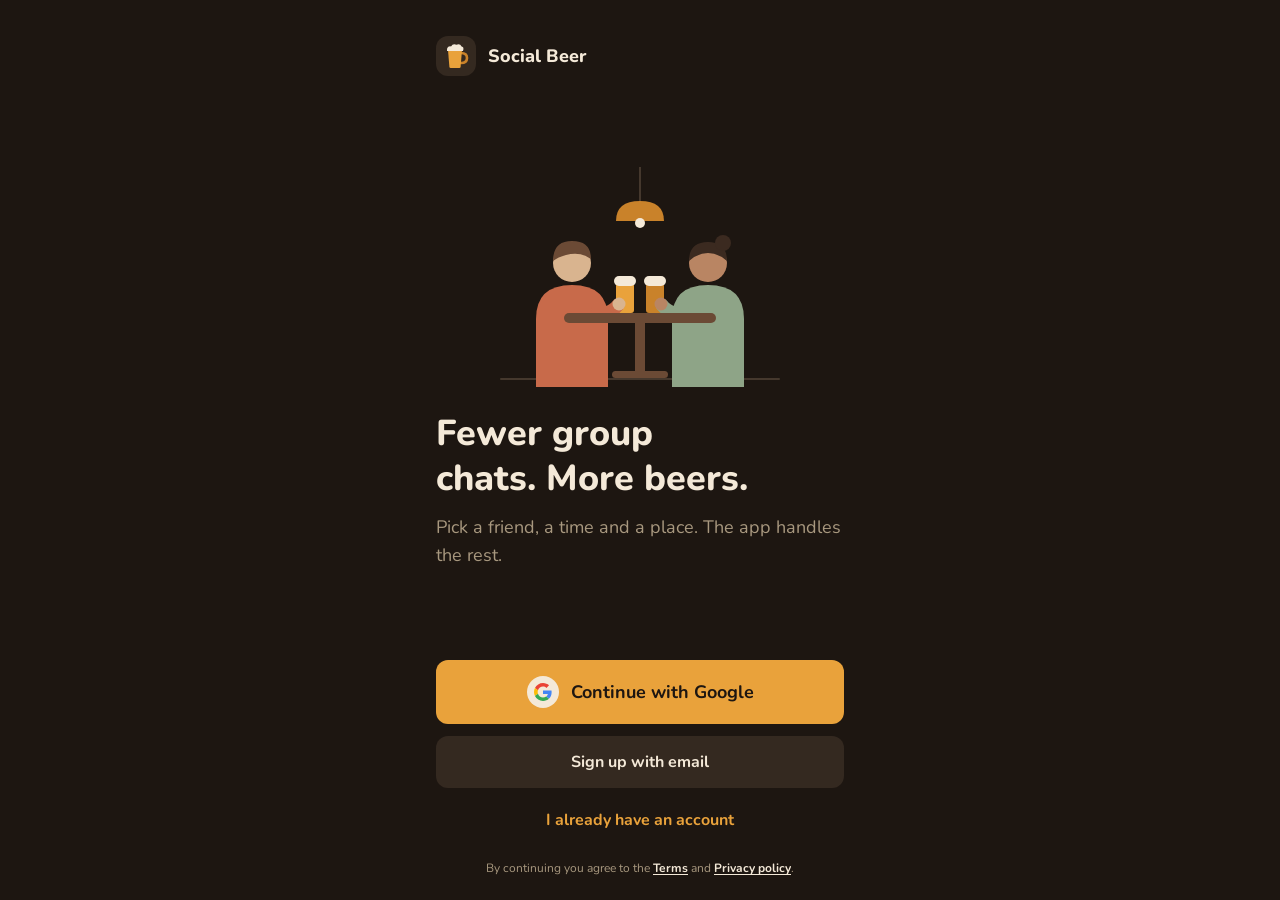
<file: index.html>
<!doctype html>
<html lang="en">
  <head>
    <meta charset="UTF-8" />
    <link rel="icon" type="image/svg+xml" href="/favicon.svg" />
    <link rel="apple-touch-icon" href="/icons/apple-touch-icon.png" />
    <meta name="viewport" content="width=device-width, initial-scale=1.0, viewport-fit=cover" />
    <meta name="theme-color" content="#1d1611" />
    <meta name="apple-mobile-web-app-capable" content="yes" />
    <meta name="mobile-web-app-capable" content="yes" />
    <meta name="apple-mobile-web-app-status-bar-style" content="black-translucent" />
    <meta name="description" content="Plan beers with your friends." />
    <meta name="apple-mobile-web-app-title" content="Social Beer" />
    <title>Social Beer</title>
    <script type="module" crossorigin src="/assets/index-DRhfFAEU.js"></script>
    <link rel="stylesheet" crossorigin href="/assets/index-QVHOHO_E.css">
  <link rel="manifest" href="/manifest.webmanifest"></head>
  <body>
    <div id="root"></div>
  </body>
</html>
</file>
<file: assets/index-QVHOHO_E.css>
/*! tailwindcss v4.3.3 | MIT License | https://tailwindcss.com */
@layer properties{@supports (((-webkit-hyphens:none)) and (not (margin-trim:inline))) or ((-moz-orient:inline) and (not (color:rgb(from red r g b)))){*,:before,:after,::backdrop{--tw-translate-x:0;--tw-translate-y:0;--tw-translate-z:0;--tw-scale-x:1;--tw-scale-y:1;--tw-scale-z:1;--tw-rotate-x:initial;--tw-rotate-y:initial;--tw-rotate-z:initial;--tw-skew-x:initial;--tw-skew-y:initial;--tw-divide-y-reverse:0;--tw-border-style:solid;--tw-leading:initial;--tw-font-weight:initial;--tw-tracking:initial;--tw-shadow:0 0 #0000;--tw-shadow-color:initial;--tw-shadow-alpha:100%;--tw-inset-shadow:0 0 #0000;--tw-inset-shadow-color:initial;--tw-inset-shadow-alpha:100%;--tw-ring-color:initial;--tw-ring-shadow:0 0 #0000;--tw-inset-ring-color:initial;--tw-inset-ring-shadow:0 0 #0000;--tw-ring-inset:initial;--tw-ring-offset-width:0px;--tw-ring-offset-color:#fff;--tw-ring-offset-shadow:0 0 #0000;--tw-outline-style:solid;--tw-blur:initial;--tw-brightness:initial;--tw-contrast:initial;--tw-grayscale:initial;--tw-hue-rotate:initial;--tw-invert:initial;--tw-opacity:initial;--tw-saturate:initial;--tw-sepia:initial;--tw-drop-shadow:initial;--tw-drop-shadow-color:initial;--tw-drop-shadow-alpha:100%;--tw-drop-shadow-size:initial;--tw-duration:initial}}}@layer theme{:root,:host{--font-sans:"Nunito Variable", ui-rounded, system-ui, sans-serif;--font-mono:ui-monospace, SFMono-Regular, Menlo, Monaco, Consolas, "Liberation Mono", "Courier New", monospace;--color-black:#000;--spacing:.25rem;--container-xs:20rem;--container-md:28rem;--text-xs:.75rem;--text-xs--line-height:calc(1 / .75);--text-sm:.875rem;--text-sm--line-height:calc(1.25 / .875);--text-base:1rem;--text-base--line-height:calc(1.5 / 1);--text-lg:1.125rem;--text-lg--line-height:calc(1.75 / 1.125);--text-xl:1.25rem;--text-xl--line-height:calc(1.75 / 1.25);--text-2xl:1.5rem;--text-2xl--line-height:calc(2 / 1.5);--text-3xl:1.875rem;--text-3xl--line-height:calc(2.25 / 1.875);--text-4xl:2.25rem;--text-4xl--line-height:calc(2.5 / 2.25);--text-5xl:3rem;--text-5xl--line-height:1;--text-6xl:3.75rem;--text-6xl--line-height:1;--font-weight-semibold:600;--font-weight-bold:700;--font-weight-extrabold:800;--leading-tight:1.25;--leading-relaxed:1.625;--animate-pulse:pulse 2s cubic-bezier(.4, 0, .6, 1) infinite;--default-transition-duration:.15s;--default-transition-timing-function:cubic-bezier(.4, 0, .2, 1);--default-font-family:var(--font-sans);--default-mono-font-family:var(--font-mono);--color-night:#1d1611;--color-surface:#281f18;--color-raised:#342920;--color-line:#45382d;--color-foam:#f4e9d8;--color-muted:#a8987f;--color-amber:#e9a23b;--color-amber-deep:#c9822a;--color-clay:#c86a4a;--color-sage:#8ea487;--color-sand:#d9b48f;--color-bark:#6b4a35;--radius-card:1rem;--radius-control:.75rem;--animate-sheet-up:sheet-up .28s cubic-bezier(.2, .8, .2, 1);--animate-fade-in:fade-in .2s ease-out;--animate-banner-down:banner-down .35s cubic-bezier(.2, .8, .2, 1)}}@layer base{*,:after,:before,::backdrop{box-sizing:border-box;border:0 solid;margin:0;padding:0}::file-selector-button{box-sizing:border-box;border:0 solid;margin:0;padding:0}html,:host{-webkit-text-size-adjust:100%;tab-size:4;line-height:1.5;font-family:var(--default-font-family,-apple-system, BlinkMacSystemFont, "Segoe UI", Roboto, "Helvetica Neue", "Noto Sans", Arial, sans-serif, "Apple Color Emoji", "Segoe UI Emoji", "Segoe UI Symbol", "Noto Color Emoji");font-feature-settings:var(--default-font-feature-settings,normal);font-variation-settings:var(--default-font-variation-settings,normal);-webkit-tap-highlight-color:transparent}hr{height:0;color:inherit;border-top-width:1px}abbr:where([title]){-webkit-text-decoration:underline dotted;text-decoration:underline dotted}h1,h2,h3,h4,h5,h6{font-size:inherit;font-weight:inherit}a{color:inherit;-webkit-text-decoration:inherit;-webkit-text-decoration:inherit;-webkit-text-decoration:inherit;-webkit-text-decoration:inherit;text-decoration:inherit}b,strong{font-weight:bolder}code,kbd,samp,pre{font-family:var(--default-mono-font-family,ui-monospace, SFMono-Regular, Menlo, Monaco, Consolas, "Liberation Mono", "Courier New", monospace);font-feature-settings:var(--default-mono-font-feature-settings,normal);font-variation-settings:var(--default-mono-font-variation-settings,normal);font-size:1em}small{font-size:80%}sub,sup{vertical-align:baseline;font-size:75%;line-height:0;position:relative}sub{bottom:-.25em}sup{top:-.5em}table{text-indent:0;border-color:inherit;border-collapse:collapse}:-moz-focusring:where(:not(iframe)){outline:auto}progress{vertical-align:baseline}summary{display:list-item}ol,ul,menu{list-style:none}img,svg,video,canvas,audio,iframe,embed,object{vertical-align:middle;display:block}img,video{max-width:100%;height:auto}button,input,select,optgroup,textarea{font:inherit;font-feature-settings:inherit;font-variation-settings:inherit;letter-spacing:inherit;color:inherit;opacity:1;background-color:#0000;border-radius:0}::file-selector-button{font:inherit;font-feature-settings:inherit;font-variation-settings:inherit;letter-spacing:inherit;color:inherit;opacity:1;background-color:#0000;border-radius:0}:where(select:is([multiple],[size])) optgroup{font-weight:bolder}:where(select:is([multiple],[size])) optgroup option{padding-inline-start:20px}::file-selector-button{margin-inline-end:4px}::placeholder{opacity:1}@supports (not ((-webkit-appearance:-apple-pay-button))) or (contain-intrinsic-size:1px){::placeholder{color:currentColor}@supports (color:color-mix(in lab, red, red)){::placeholder{color:color-mix(in oklab, currentcolor 50%, transparent)}}}textarea{resize:vertical}::-webkit-search-decoration{-webkit-appearance:none}::-webkit-date-and-time-value{min-height:1lh;text-align:inherit}::-webkit-datetime-edit{display:inline-flex}::-webkit-datetime-edit-fields-wrapper{padding:0}::-webkit-datetime-edit{padding-block:0}::-webkit-datetime-edit-year-field{padding-block:0}::-webkit-datetime-edit-month-field{padding-block:0}::-webkit-datetime-edit-day-field{padding-block:0}::-webkit-datetime-edit-hour-field{padding-block:0}::-webkit-datetime-edit-minute-field{padding-block:0}::-webkit-datetime-edit-second-field{padding-block:0}::-webkit-datetime-edit-millisecond-field{padding-block:0}::-webkit-datetime-edit-meridiem-field{padding-block:0}::-webkit-calendar-picker-indicator{line-height:1}:-moz-ui-invalid{box-shadow:none}button,input:where([type=button],[type=reset],[type=submit]){appearance:button}::file-selector-button{appearance:button}::-webkit-inner-spin-button{height:auto}::-webkit-outer-spin-button{height:auto}[hidden]:where(:not([hidden=until-found])){display:none!important}}@layer components;@layer utilities{.pointer-events-auto{pointer-events:auto}.pointer-events-none{pointer-events:none}.visible{visibility:visible}.sr-only{clip-path:inset(50%);white-space:nowrap;border-width:0;width:1px;height:1px;margin:-1px;padding:0;position:absolute;overflow:hidden}.absolute{position:absolute}.fixed{position:fixed}.relative{position:relative}.sticky{position:sticky}.inset-0{inset:0}.inset-10{inset:calc(var(--spacing) * 10)}.inset-x-0{inset-inline:0}.-top-1{top:calc(var(--spacing) * -1)}.-top-1\.5{top:calc(var(--spacing) * -1.5)}.top-0{top:0}.top-1{top:var(--spacing)}.top-2\.5{top:calc(var(--spacing) * 2.5)}.top-3{top:calc(var(--spacing) * 3)}.-right-1{right:calc(var(--spacing) * -1)}.-right-2\.5{right:calc(var(--spacing) * -2.5)}.-right-\[6\%\]{right:-6%}.right-2\.5{right:calc(var(--spacing) * 2.5)}.right-3{right:calc(var(--spacing) * 3)}.-bottom-1{bottom:calc(var(--spacing) * -1)}.-bottom-\[6\%\]{bottom:-6%}.bottom-0{bottom:0}.bottom-28{bottom:calc(var(--spacing) * 28)}.left-1{left:var(--spacing)}.z-10{z-index:10}.z-20{z-index:20}.z-30{z-index:30}.z-40{z-index:40}.-mx-5{margin-inline:calc(var(--spacing) * -5)}.mx-auto{margin-inline:auto}.my-3{margin-block:calc(var(--spacing) * 3)}.-mt-2{margin-top:calc(var(--spacing) * -2)}.-mt-8{margin-top:calc(var(--spacing) * -8)}.mt-0\.5{margin-top:calc(var(--spacing) * .5)}.mt-1{margin-top:var(--spacing)}.mt-2{margin-top:calc(var(--spacing) * 2)}.mt-3{margin-top:calc(var(--spacing) * 3)}.mt-4{margin-top:calc(var(--spacing) * 4)}.mt-5{margin-top:calc(var(--spacing) * 5)}.mt-6{margin-top:calc(var(--spacing) * 6)}.mt-8{margin-top:calc(var(--spacing) * 8)}.mt-10{margin-top:calc(var(--spacing) * 10)}.mt-16{margin-top:calc(var(--spacing) * 16)}.mt-auto{margin-top:auto}.-mr-1{margin-right:calc(var(--spacing) * -1)}.mb-1\.5{margin-bottom:calc(var(--spacing) * 1.5)}.mb-2{margin-bottom:calc(var(--spacing) * 2)}.mb-3{margin-bottom:calc(var(--spacing) * 3)}.mb-4{margin-bottom:calc(var(--spacing) * 4)}.mb-5{margin-bottom:calc(var(--spacing) * 5)}.mb-6{margin-bottom:calc(var(--spacing) * 6)}.mb-7{margin-bottom:calc(var(--spacing) * 7)}.mb-8{margin-bottom:calc(var(--spacing) * 8)}.mb-10{margin-bottom:calc(var(--spacing) * 10)}.-ml-2{margin-left:calc(var(--spacing) * -2)}.ml-auto{margin-left:auto}.block{display:block}.flex{display:flex}.grid{display:grid}.hidden{display:none}.inline{display:inline}.inline-block{display:inline-block}.inline-flex{display:inline-flex}.table{display:table}.aspect-\[4\/3\]{aspect-ratio:4/3}.aspect-\[100\/130\]{aspect-ratio:100/130}.aspect-square{aspect-ratio:1}.h-1\.5{height:calc(var(--spacing) * 1.5)}.h-2{height:calc(var(--spacing) * 2)}.h-2\.5{height:calc(var(--spacing) * 2.5)}.h-4{height:calc(var(--spacing) * 4)}.h-5{height:calc(var(--spacing) * 5)}.h-6{height:calc(var(--spacing) * 6)}.h-7{height:calc(var(--spacing) * 7)}.h-8{height:calc(var(--spacing) * 8)}.h-9{height:calc(var(--spacing) * 9)}.h-10{height:calc(var(--spacing) * 10)}.h-11{height:calc(var(--spacing) * 11)}.h-12{height:calc(var(--spacing) * 12)}.h-14{height:calc(var(--spacing) * 14)}.h-16{height:calc(var(--spacing) * 16)}.h-24{height:calc(var(--spacing) * 24)}.h-28{height:calc(var(--spacing) * 28)}.h-36{height:calc(var(--spacing) * 36)}.h-40{height:calc(var(--spacing) * 40)}.h-80{height:calc(var(--spacing) * 80)}.h-96{height:calc(var(--spacing) * 96)}.h-\[44\%\]{height:44%}.h-\[72\%\]{height:72%}.h-full{height:100%}.max-h-32{max-height:calc(var(--spacing) * 32)}.max-h-\[92vh\]{max-height:92vh}.min-h-12{min-height:calc(var(--spacing) * 12)}.min-h-full{min-height:100%}.w-1\/2{width:50%}.w-2\.5{width:calc(var(--spacing) * 2.5)}.w-2\/3{width:66.6667%}.w-3\/5{width:60%}.w-6{width:calc(var(--spacing) * 6)}.w-8{width:calc(var(--spacing) * 8)}.w-9{width:calc(var(--spacing) * 9)}.w-10{width:calc(var(--spacing) * 10)}.w-11{width:calc(var(--spacing) * 11)}.w-12{width:calc(var(--spacing) * 12)}.w-14{width:calc(var(--spacing) * 14)}.w-16{width:calc(var(--spacing) * 16)}.w-24{width:calc(var(--spacing) * 24)}.w-32{width:calc(var(--spacing) * 32)}.w-36{width:calc(var(--spacing) * 36)}.w-40{width:calc(var(--spacing) * 40)}.w-44{width:calc(var(--spacing) * 44)}.w-48{width:calc(var(--spacing) * 48)}.w-52{width:calc(var(--spacing) * 52)}.w-56{width:calc(var(--spacing) * 56)}.w-\[44\%\]{width:44%}.w-\[72\%\]{width:72%}.w-auto{width:auto}.w-full{width:100%}.max-w-60{max-width:calc(var(--spacing) * 60)}.max-w-64{max-width:calc(var(--spacing) * 64)}.max-w-72{max-width:calc(var(--spacing) * 72)}.max-w-80{max-width:calc(var(--spacing) * 80)}.max-w-\[78\%\]{max-width:78%}.max-w-md{max-width:var(--container-md)}.max-w-xs{max-width:var(--container-xs)}.min-w-0{min-width:0}.min-w-4{min-width:calc(var(--spacing) * 4)}.min-w-5{min-width:calc(var(--spacing) * 5)}.min-w-6{min-width:calc(var(--spacing) * 6)}.flex-1{flex:1}.shrink{flex-shrink:1}.shrink-0{flex-shrink:0}.translate-x-6{--tw-translate-x:calc(var(--spacing) * 6);translate:var(--tw-translate-x) var(--tw-translate-y)}.translate-y-0{--tw-translate-y:0px;translate:var(--tw-translate-x) var(--tw-translate-y)}.translate-y-3{--tw-translate-y:calc(var(--spacing) * 3);translate:var(--tw-translate-x) var(--tw-translate-y)}.scale-110{--tw-scale-x:110%;--tw-scale-y:110%;--tw-scale-z:110%;scale:var(--tw-scale-x) var(--tw-scale-y)}.transform{transform:var(--tw-rotate-x,) var(--tw-rotate-y,) var(--tw-rotate-z,) var(--tw-skew-x,) var(--tw-skew-y,)}.animate-banner-down{animation:var(--animate-banner-down)}.animate-fade-in{animation:var(--animate-fade-in)}.animate-sheet-up{animation:var(--animate-sheet-up)}.resize-none{resize:none}.\[scrollbar-width\:none\]{scrollbar-width:none}.grid-cols-2{grid-template-columns:repeat(2,minmax(0,1fr))}.grid-cols-3{grid-template-columns:repeat(3,minmax(0,1fr))}.grid-cols-4{grid-template-columns:repeat(4,minmax(0,1fr))}.grid-cols-\[1fr_1fr_auto_1fr_1fr\]{grid-template-columns:1fr 1fr auto 1fr 1fr}.flex-col{flex-direction:column}.flex-wrap{flex-wrap:wrap}.items-baseline{align-items:baseline}.items-center{align-items:center}.items-end{align-items:flex-end}.items-start{align-items:flex-start}.justify-between{justify-content:space-between}.justify-center{justify-content:center}.justify-end{justify-content:flex-end}.gap-1{gap:var(--spacing)}.gap-1\.5{gap:calc(var(--spacing) * 1.5)}.gap-2{gap:calc(var(--spacing) * 2)}.gap-3{gap:calc(var(--spacing) * 3)}.gap-4{gap:calc(var(--spacing) * 4)}.gap-5{gap:calc(var(--spacing) * 5)}.gap-6{gap:calc(var(--spacing) * 6)}.gap-8{gap:calc(var(--spacing) * 8)}.gap-10{gap:calc(var(--spacing) * 10)}.gap-x-2{column-gap:calc(var(--spacing) * 2)}.gap-y-8{row-gap:calc(var(--spacing) * 8)}:where(.divide-y>:not(:last-child)){--tw-divide-y-reverse:0;border-bottom-style:var(--tw-border-style);border-top-style:var(--tw-border-style);border-top-width:calc(1px * var(--tw-divide-y-reverse));border-bottom-width:calc(1px * calc(1 - var(--tw-divide-y-reverse)))}:where(.divide-line>:not(:last-child)){border-color:var(--color-line)}.self-end{align-self:flex-end}.self-start{align-self:flex-start}.truncate{text-overflow:ellipsis;white-space:nowrap;overflow:hidden}.overflow-hidden{overflow:hidden}.overflow-x-auto{overflow-x:auto}.overflow-y-auto{overflow-y:auto}.rounded{border-radius:.25rem}.rounded-card{border-radius:var(--radius-card)}.rounded-control{border-radius:var(--radius-control)}.rounded-full{border-radius:2147483647px}.rounded-t-card{border-top-left-radius:var(--radius-card);border-top-right-radius:var(--radius-card)}.border{border-style:var(--tw-border-style);border-width:1px}.border-2{border-style:var(--tw-border-style);border-width:2px}.border-4{border-style:var(--tw-border-style);border-width:4px}.border-t{border-top-style:var(--tw-border-style);border-top-width:1px}.border-b{border-bottom-style:var(--tw-border-style);border-bottom-width:1px}.border-dashed{--tw-border-style:dashed;border-style:dashed}.border-amber\/60{border-color:#e9a23b99}@supports (color:color-mix(in lab, red, red)){.border-amber\/60{border-color:color-mix(in oklab, var(--color-amber) 60%, transparent)}}.border-clay{border-color:var(--color-clay)}.border-clay\/60{border-color:#c86a4a99}@supports (color:color-mix(in lab, red, red)){.border-clay\/60{border-color:color-mix(in oklab, var(--color-clay) 60%, transparent)}}.border-line{border-color:var(--color-line)}.bg-amber{background-color:var(--color-amber)}.bg-amber\/10{background-color:#e9a23b1a}@supports (color:color-mix(in lab, red, red)){.bg-amber\/10{background-color:color-mix(in oklab, var(--color-amber) 10%, transparent)}}.bg-amber\/15{background-color:#e9a23b26}@supports (color:color-mix(in lab, red, red)){.bg-amber\/15{background-color:color-mix(in oklab, var(--color-amber) 15%, transparent)}}.bg-bark{background-color:var(--color-bark)}.bg-black\/50{background-color:#00000080}@supports (color:color-mix(in lab, red, red)){.bg-black\/50{background-color:color-mix(in oklab, var(--color-black) 50%, transparent)}}.bg-clay{background-color:var(--color-clay)}.bg-clay\/15{background-color:#c86a4a26}@supports (color:color-mix(in lab, red, red)){.bg-clay\/15{background-color:color-mix(in oklab, var(--color-clay) 15%, transparent)}}.bg-foam{background-color:var(--color-foam)}.bg-line{background-color:var(--color-line)}.bg-muted{background-color:var(--color-muted)}.bg-night{background-color:var(--color-night)}.bg-raised{background-color:var(--color-raised)}.bg-sage{background-color:var(--color-sage)}.bg-sage\/10{background-color:#8ea4871a}@supports (color:color-mix(in lab, red, red)){.bg-sage\/10{background-color:color-mix(in oklab, var(--color-sage) 10%, transparent)}}.bg-sage\/15{background-color:#8ea48726}@supports (color:color-mix(in lab, red, red)){.bg-sage\/15{background-color:color-mix(in oklab, var(--color-sage) 15%, transparent)}}.bg-sand{background-color:var(--color-sand)}.bg-surface{background-color:var(--color-surface)}.bg-transparent{background-color:#0000}.object-cover{object-fit:cover}.p-2{padding:calc(var(--spacing) * 2)}.p-3{padding:calc(var(--spacing) * 3)}.p-4{padding:calc(var(--spacing) * 4)}.p-5{padding:calc(var(--spacing) * 5)}.p-6{padding:calc(var(--spacing) * 6)}.px-1{padding-inline:var(--spacing)}.px-1\.5{padding-inline:calc(var(--spacing) * 1.5)}.px-2{padding-inline:calc(var(--spacing) * 2)}.px-3{padding-inline:calc(var(--spacing) * 3)}.px-4{padding-inline:calc(var(--spacing) * 4)}.px-5{padding-inline:calc(var(--spacing) * 5)}.px-6{padding-inline:calc(var(--spacing) * 6)}.px-10{padding-inline:calc(var(--spacing) * 10)}.py-1{padding-block:var(--spacing)}.py-2{padding-block:calc(var(--spacing) * 2)}.py-2\.5{padding-block:calc(var(--spacing) * 2.5)}.py-3{padding-block:calc(var(--spacing) * 3)}.py-3\.5{padding-block:calc(var(--spacing) * 3.5)}.py-4{padding-block:calc(var(--spacing) * 4)}.py-6{padding-block:calc(var(--spacing) * 6)}.py-8{padding-block:calc(var(--spacing) * 8)}.py-10{padding-block:calc(var(--spacing) * 10)}.py-16{padding-block:calc(var(--spacing) * 16)}.pt-1{padding-top:var(--spacing)}.pt-2{padding-top:calc(var(--spacing) * 2)}.pt-3{padding-top:calc(var(--spacing) * 3)}.pt-4{padding-top:calc(var(--spacing) * 4)}.pt-6{padding-top:calc(var(--spacing) * 6)}.pt-7{padding-top:calc(var(--spacing) * 7)}.pt-8{padding-top:calc(var(--spacing) * 8)}.pt-9{padding-top:calc(var(--spacing) * 9)}.pt-10{padding-top:calc(var(--spacing) * 10)}.pt-\[max\(0\.75rem\,env\(safe-area-inset-top\)\)\]{padding-top:max(.75rem, env(safe-area-inset-top))}.pt-\[max\(1\.25rem\,env\(safe-area-inset-top\)\)\]{padding-top:max(1.25rem, env(safe-area-inset-top))}.pr-2{padding-right:calc(var(--spacing) * 2)}.pr-4{padding-right:calc(var(--spacing) * 4)}.pb-1{padding-bottom:var(--spacing)}.pb-3{padding-bottom:calc(var(--spacing) * 3)}.pb-4{padding-bottom:calc(var(--spacing) * 4)}.pb-6{padding-bottom:calc(var(--spacing) * 6)}.pb-12{padding-bottom:calc(var(--spacing) * 12)}.pb-16{padding-bottom:calc(var(--spacing) * 16)}.pb-32{padding-bottom:calc(var(--spacing) * 32)}.pb-36{padding-bottom:calc(var(--spacing) * 36)}.pb-44{padding-bottom:calc(var(--spacing) * 44)}.pb-\[env\(safe-area-inset-bottom\)\]{padding-bottom:env(safe-area-inset-bottom)}.pb-\[max\(0\.75rem\,env\(safe-area-inset-bottom\)\)\]{padding-bottom:max(.75rem, env(safe-area-inset-bottom))}.pb-\[max\(1\.5rem\,env\(safe-area-inset-bottom\)\)\]{padding-bottom:max(1.5rem, env(safe-area-inset-bottom))}.pb-\[max\(1\.25rem\,env\(safe-area-inset-bottom\)\)\]{padding-bottom:max(1.25rem, env(safe-area-inset-bottom))}.text-center{text-align:center}.text-left{text-align:left}.text-right{text-align:right}.text-2xl{font-size:var(--text-2xl);line-height:var(--tw-leading,var(--text-2xl--line-height))}.text-3xl{font-size:var(--text-3xl);line-height:var(--tw-leading,var(--text-3xl--line-height))}.text-4xl{font-size:var(--text-4xl);line-height:var(--tw-leading,var(--text-4xl--line-height))}.text-5xl{font-size:var(--text-5xl);line-height:var(--tw-leading,var(--text-5xl--line-height))}.text-6xl{font-size:var(--text-6xl);line-height:var(--tw-leading,var(--text-6xl--line-height))}.text-base{font-size:var(--text-base);line-height:var(--tw-leading,var(--text-base--line-height))}.text-lg{font-size:var(--text-lg);line-height:var(--tw-leading,var(--text-lg--line-height))}.text-sm{font-size:var(--text-sm);line-height:var(--tw-leading,var(--text-sm--line-height))}.text-xl{font-size:var(--text-xl);line-height:var(--tw-leading,var(--text-xl--line-height))}.text-xs{font-size:var(--text-xs);line-height:var(--tw-leading,var(--text-xs--line-height))}.text-\[10px\]{font-size:10px}.text-\[11px\]{font-size:11px}.leading-none{--tw-leading:1;line-height:1}.leading-relaxed{--tw-leading:var(--leading-relaxed);line-height:var(--leading-relaxed)}.leading-tight{--tw-leading:var(--leading-tight);line-height:var(--leading-tight)}.font-bold{--tw-font-weight:var(--font-weight-bold);font-weight:var(--font-weight-bold)}.font-extrabold{--tw-font-weight:var(--font-weight-extrabold);font-weight:var(--font-weight-extrabold)}.font-semibold{--tw-font-weight:var(--font-weight-semibold);font-weight:var(--font-weight-semibold)}.tracking-\[0\.14em\]{--tw-tracking:.14em;letter-spacing:.14em}.text-balance{text-wrap:balance}.break-words{overflow-wrap:break-word}.break-all{word-break:break-all}.whitespace-nowrap{white-space:nowrap}.whitespace-pre-wrap{white-space:pre-wrap}.text-amber{color:var(--color-amber)}.text-clay{color:var(--color-clay)}.text-foam{color:var(--color-foam)}.text-foam\/90{color:#f4e9d8e6}@supports (color:color-mix(in lab, red, red)){.text-foam\/90{color:color-mix(in oklab, var(--color-foam) 90%, transparent)}}.text-muted{color:var(--color-muted)}.text-night{color:var(--color-night)}.text-night\/70{color:#1d1611b3}@supports (color:color-mix(in lab, red, red)){.text-night\/70{color:color-mix(in oklab, var(--color-night) 70%, transparent)}}.text-sage{color:var(--color-sage)}.uppercase{text-transform:uppercase}.line-through{text-decoration-line:line-through}.underline{text-decoration-line:underline}.underline-offset-2{text-underline-offset:2px}.\[color-scheme\:dark\]{--lightningcss-light: ;--lightningcss-dark:initial;color-scheme:dark}.opacity-0{opacity:0}.opacity-35{opacity:.35}.opacity-40{opacity:.4}.opacity-50{opacity:.5}.opacity-75{opacity:.75}.opacity-100{opacity:1}.ring-1{--tw-ring-shadow:var(--tw-ring-inset,) 0 0 0 calc(1px + var(--tw-ring-offset-width)) var(--tw-ring-color,currentcolor);box-shadow:var(--tw-inset-shadow), var(--tw-inset-ring-shadow), var(--tw-ring-offset-shadow), var(--tw-ring-shadow), var(--tw-shadow)}.ring-2{--tw-ring-shadow:var(--tw-ring-inset,) 0 0 0 calc(2px + var(--tw-ring-offset-width)) var(--tw-ring-color,currentcolor);box-shadow:var(--tw-inset-shadow), var(--tw-inset-ring-shadow), var(--tw-ring-offset-shadow), var(--tw-ring-shadow), var(--tw-shadow)}.ring-4{--tw-ring-shadow:var(--tw-ring-inset,) 0 0 0 calc(4px + var(--tw-ring-offset-width)) var(--tw-ring-color,currentcolor);box-shadow:var(--tw-inset-shadow), var(--tw-inset-ring-shadow), var(--tw-ring-offset-shadow), var(--tw-ring-shadow), var(--tw-shadow)}.ring-amber{--tw-ring-color:var(--color-amber)}.ring-line{--tw-ring-color:var(--color-line)}.ring-night{--tw-ring-color:var(--color-night)}.ring-surface{--tw-ring-color:var(--color-surface)}.ring-offset-3{--tw-ring-offset-width:3px;--tw-ring-offset-shadow:var(--tw-ring-inset,) 0 0 0 var(--tw-ring-offset-width) var(--tw-ring-offset-color)}.ring-offset-night{--tw-ring-offset-color:var(--color-night)}.outline{outline-style:var(--tw-outline-style);outline-width:1px}.blur{--tw-blur:blur(8px);filter:var(--tw-blur,) var(--tw-brightness,) var(--tw-contrast,) var(--tw-grayscale,) var(--tw-hue-rotate,) var(--tw-invert,) var(--tw-saturate,) var(--tw-sepia,) var(--tw-drop-shadow,)}.grayscale{--tw-grayscale:grayscale(100%);filter:var(--tw-blur,) var(--tw-brightness,) var(--tw-contrast,) var(--tw-grayscale,) var(--tw-hue-rotate,) var(--tw-invert,) var(--tw-saturate,) var(--tw-sepia,) var(--tw-drop-shadow,)}.filter{filter:var(--tw-blur,) var(--tw-brightness,) var(--tw-contrast,) var(--tw-grayscale,) var(--tw-hue-rotate,) var(--tw-invert,) var(--tw-saturate,) var(--tw-sepia,) var(--tw-drop-shadow,)}.transition-all{transition-property:all;transition-timing-function:var(--tw-ease,var(--default-transition-timing-function));transition-duration:var(--tw-duration,var(--default-transition-duration))}.transition-colors{transition-property:color,background-color,border-color,outline-color,text-decoration-color,fill,stroke,--tw-gradient-from,--tw-gradient-via,--tw-gradient-to;transition-timing-function:var(--tw-ease,var(--default-transition-timing-function));transition-duration:var(--tw-duration,var(--default-transition-duration))}.transition-transform{transition-property:transform,translate,scale,rotate;transition-timing-function:var(--tw-ease,var(--default-transition-timing-function));transition-duration:var(--tw-duration,var(--default-transition-duration))}.duration-300{--tw-duration:.3s;transition-duration:.3s}.outline-none{--tw-outline-style:none;outline-style:none}.select-all{-webkit-user-select:all;user-select:all}.placeholder\:text-muted::placeholder{color:var(--color-muted)}.focus-within\:border-amber:focus-within,.focus\:border-amber:focus{border-color:var(--color-amber)}.active\:scale-95:active{--tw-scale-x:95%;--tw-scale-y:95%;--tw-scale-z:95%;scale:var(--tw-scale-x) var(--tw-scale-y)}.active\:scale-\[0\.99\]:active{scale:.99}.active\:bg-amber-deep:active{background-color:var(--color-amber-deep)}.active\:bg-clay\/80:active{background-color:#c86a4acc}@supports (color:color-mix(in lab, red, red)){.active\:bg-clay\/80:active{background-color:color-mix(in oklab, var(--color-clay) 80%, transparent)}}.active\:bg-line:active{background-color:var(--color-line)}.disabled\:opacity-40:disabled{opacity:.4}@media (prefers-reduced-motion:no-preference){.motion-safe\:animate-pulse{animation:var(--animate-pulse)}}.\[\&_h2\]\:mb-2 h2{margin-bottom:calc(var(--spacing) * 2)}.\[\&_h2\]\:text-lg h2{font-size:var(--text-lg);line-height:var(--tw-leading,var(--text-lg--line-height))}.\[\&_h2\]\:font-extrabold h2{--tw-font-weight:var(--font-weight-extrabold);font-weight:var(--font-weight-extrabold)}.\[\&_h2\]\:text-foam h2{color:var(--color-foam)}.\[\&_li\]\:ml-5 li{margin-left:calc(var(--spacing) * 5)}.\[\&_li\]\:list-disc li{list-style-type:disc}.\[\&_svg\]\:h-auto svg{height:auto}.\[\&_svg\]\:w-full svg{width:100%}.\[\&_ul\]\:flex ul{display:flex}.\[\&_ul\]\:flex-col ul{flex-direction:column}.\[\&_ul\]\:gap-1 ul{gap:var(--spacing)}}@font-face{font-family:Nunito Variable;font-style:normal;font-display:swap;font-weight:200 1000;src:url(/assets/nunito-cyrillic-ext-wght-normal-D4X5GqEv.woff2)format("woff2-variations");unicode-range:U+460-52F,U+1C80-1C8A,U+20B4,U+2DE0-2DFF,U+A640-A69F,U+FE2E-FE2F}@font-face{font-family:Nunito Variable;font-style:normal;font-display:swap;font-weight:200 1000;src:url(/assets/nunito-cyrillic-wght-normal-CY6AOgYE.woff2)format("woff2-variations");unicode-range:U+301,U+400-45F,U+490-491,U+4B0-4B1,U+2116}@font-face{font-family:Nunito Variable;font-style:normal;font-display:swap;font-weight:200 1000;src:url(/assets/nunito-vietnamese-wght-normal-U01xdrZh.woff2)format("woff2-variations");unicode-range:U+102-103,U+110-111,U+128-129,U+168-169,U+1A0-1A1,U+1AF-1B0,U+300-301,U+303-304,U+308-309,U+323,U+329,U+1EA0-1EF9,U+20AB}@font-face{font-family:Nunito Variable;font-style:normal;font-display:swap;font-weight:200 1000;src:url(/assets/nunito-latin-ext-wght-normal-CXYtwYOx.woff2)format("woff2-variations");unicode-range:U+100-2BA,U+2BD-2C5,U+2C7-2CC,U+2CE-2D7,U+2DD-2FF,U+304,U+308,U+329,U+1D00-1DBF,U+1E00-1E9F,U+1EF2-1EFF,U+2020,U+20A0-20AB,U+20AD-20C0,U+2113,U+2C60-2C7F,U+A720-A7FF}@font-face{font-family:Nunito Variable;font-style:normal;font-display:swap;font-weight:200 1000;src:url(/assets/nunito-latin-wght-normal-BzFMHfZw.woff2)format("woff2-variations");unicode-range:U+??,U+131,U+152-153,U+2BB-2BC,U+2C6,U+2DA,U+2DC,U+304,U+308,U+329,U+2000-206F,U+20AC,U+2122,U+2191,U+2193,U+2212,U+2215,U+FEFF,U+FFFD}html{--lightningcss-light: ;--lightningcss-dark:initial;color-scheme:dark}html,body,#root{height:100%}body{background-color:var(--color-night);font-family:var(--font-sans);color:var(--color-foam);-webkit-font-smoothing:antialiased;-moz-osx-font-smoothing:grayscale}:focus-visible{outline:2px solid var(--color-amber);outline-offset:3px}@media (prefers-reduced-motion:reduce){*,:before,:after{transition-duration:.01ms!important;animation-duration:.01ms!important}}@property --tw-translate-x{syntax:"*";inherits:false;initial-value:0}@property --tw-translate-y{syntax:"*";inherits:false;initial-value:0}@property --tw-translate-z{syntax:"*";inherits:false;initial-value:0}@property --tw-scale-x{syntax:"*";inherits:false;initial-value:1}@property --tw-scale-y{syntax:"*";inherits:false;initial-value:1}@property --tw-scale-z{syntax:"*";inherits:false;initial-value:1}@property --tw-rotate-x{syntax:"*";inherits:false}@property --tw-rotate-y{syntax:"*";inherits:false}@property --tw-rotate-z{syntax:"*";inherits:false}@property --tw-skew-x{syntax:"*";inherits:false}@property --tw-skew-y{syntax:"*";inherits:false}@property --tw-divide-y-reverse{syntax:"*";inherits:false;initial-value:0}@property --tw-border-style{syntax:"*";inherits:false;initial-value:solid}@property --tw-leading{syntax:"*";inherits:false}@property --tw-font-weight{syntax:"*";inherits:false}@property --tw-tracking{syntax:"*";inherits:false}@property --tw-shadow{syntax:"*";inherits:false;initial-value:0 0 #0000}@property --tw-shadow-color{syntax:"*";inherits:false}@property --tw-shadow-alpha{syntax:"<percentage>";inherits:false;initial-value:100%}@property --tw-inset-shadow{syntax:"*";inherits:false;initial-value:0 0 #0000}@property --tw-inset-shadow-color{syntax:"*";inherits:false}@property --tw-inset-shadow-alpha{syntax:"<percentage>";inherits:false;initial-value:100%}@property --tw-ring-color{syntax:"*";inherits:false}@property --tw-ring-shadow{syntax:"*";inherits:false;initial-value:0 0 #0000}@property --tw-inset-ring-color{syntax:"*";inherits:false}@property --tw-inset-ring-shadow{syntax:"*";inherits:false;initial-value:0 0 #0000}@property --tw-ring-inset{syntax:"*";inherits:false}@property --tw-ring-offset-width{syntax:"<length>";inherits:false;initial-value:0}@property --tw-ring-offset-color{syntax:"*";inherits:false;initial-value:#fff}@property --tw-ring-offset-shadow{syntax:"*";inherits:false;initial-value:0 0 #0000}@property --tw-outline-style{syntax:"*";inherits:false;initial-value:solid}@property --tw-blur{syntax:"*";inherits:false}@property --tw-brightness{syntax:"*";inherits:false}@property --tw-contrast{syntax:"*";inherits:false}@property --tw-grayscale{syntax:"*";inherits:false}@property --tw-hue-rotate{syntax:"*";inherits:false}@property --tw-invert{syntax:"*";inherits:false}@property --tw-opacity{syntax:"*";inherits:false}@property --tw-saturate{syntax:"*";inherits:false}@property --tw-sepia{syntax:"*";inherits:false}@property --tw-drop-shadow{syntax:"*";inherits:false}@property --tw-drop-shadow-color{syntax:"*";inherits:false}@property --tw-drop-shadow-alpha{syntax:"<percentage>";inherits:false;initial-value:100%}@property --tw-drop-shadow-size{syntax:"*";inherits:false}@property --tw-duration{syntax:"*";inherits:false}@keyframes pulse{50%{opacity:.5}}@keyframes banner-down{0%{opacity:0;transform:translateY(-120%)}to{opacity:1;transform:translateY(0)}}@keyframes sheet-up{0%{transform:translateY(100%)}to{transform:translateY(0)}}@keyframes fade-in{0%{opacity:0}to{opacity:1}}
</file>
